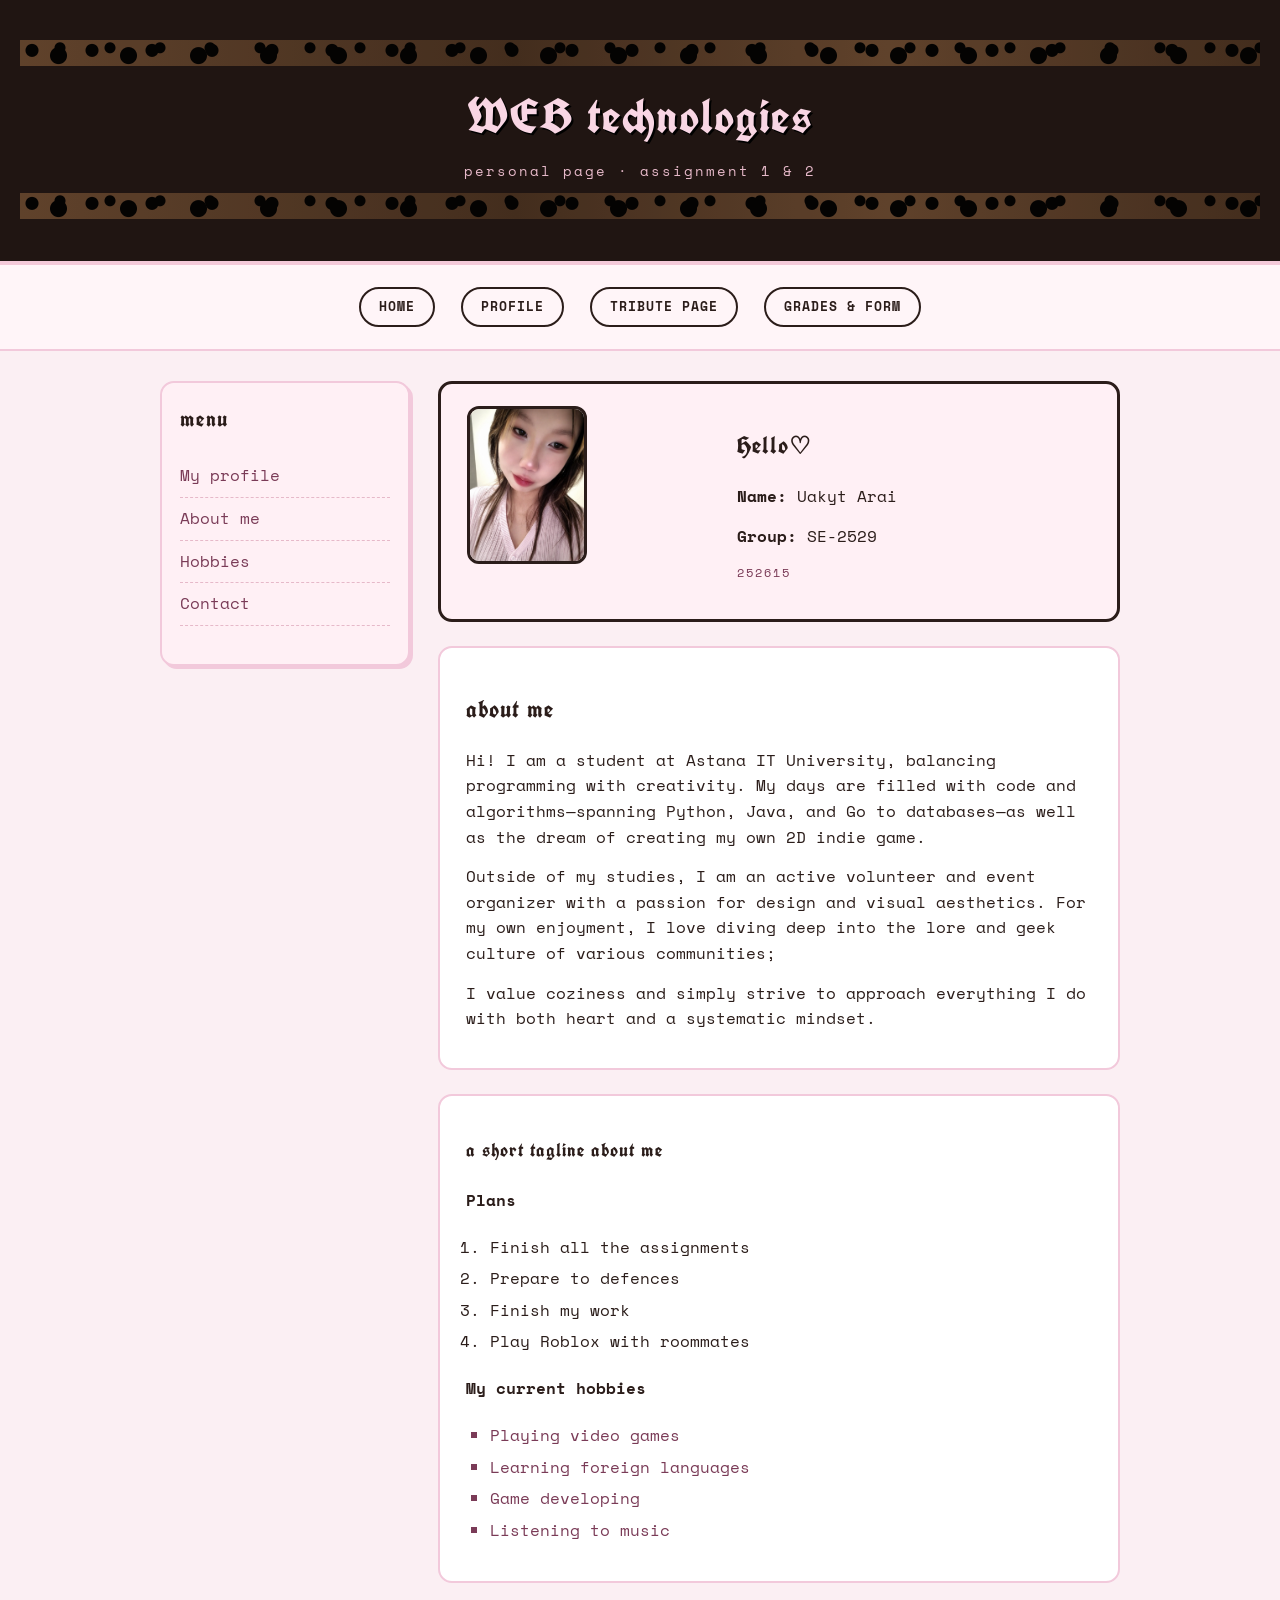
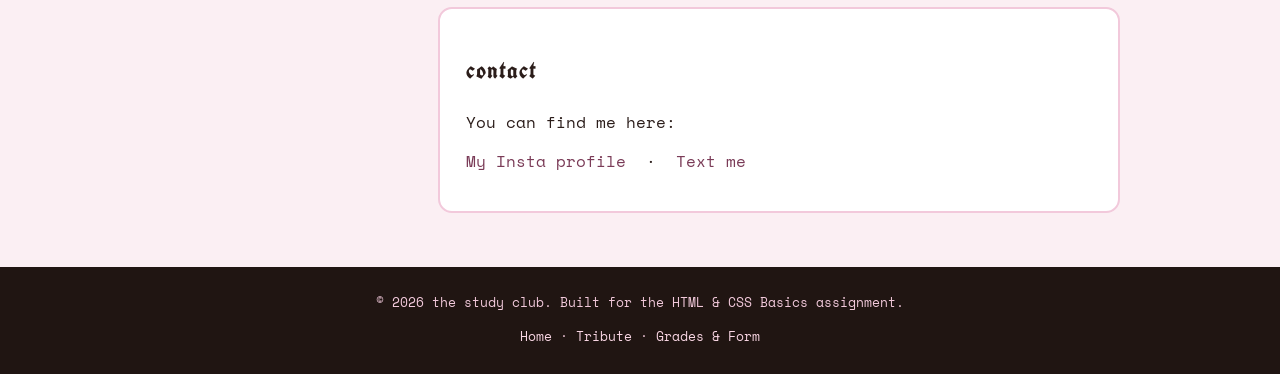
<file: index.html>
<!DOCTYPE html>
<html lang="en">
<head>
  <meta charset="UTF-8">
  <meta name="viewport" content="width=device-width, initial-scale=1.0">
  <title>Home</title>
  <link rel="preconnect" href="https://fonts.googleapis.com">
  <link href="https://fonts.googleapis.com/css2?family=UnifrakturCook:wght@700&family=Space+Mono:wght@400;700&display=swap" rel="stylesheet">
  <link rel="stylesheet" href="styles.css">
</head>
<body>
  <header id="site-header">
    <div class="fur-strip"></div>
    <h1 id="site-title">WEB technologies</h1>
    <p class="tagline">personal page · assignment 1 & 2</p>
    <div class="fur-strip"></div>
  </header>

  <nav id="main-nav">
    <a href="index.html" class="nav-pill">HOME</a>
    <a href="#profile" class="nav-pill">PROFILE</a>
    <a href="exercise3/index.html" class="nav-pill">TRIBUTE PAGE</a>
    <a href="task4/index.html" class="nav-pill">GRADES &amp; FORM</a>
  </nav>

  <div id="page-wrap">
    <div id="sidebar">
      <h2>menu</h2>
      <ul class="side-list">
        <li><a href="#profile">My profile</a></li>
        <li><a href="#about">About me</a></li>
        <li><a href="#hobbies">Hobbies</a></li>
        <li><a href="#contact">Contact</a></li>
      </ul>
    </div>

    <div id="main-content">
      <section class="profile-card" id="profile">
        <img src="images/5287742681918414783 (1).jpg" alt="Mee!!" class="profile-photo">
        <div class="profile-info">
          <h2> Hello♡ </h2>
          <p><strong>Name:</strong> Uakyt Arai </p>
          <p><strong>Group:</strong> SE-2529 </p>
          <p class="my-id">252615</p>
        </div>
      </section>

      <section id="about">
        <h2>about me</h2>
        <p>
          Hi! I am a student at Astana IT University, balancing programming with creativity. 
          My days are filled with code and algorithms—spanning Python, Java, and Go to databases—as well 
          as the dream of creating my own 2D indie game. 
        </p>
        <p>
          Outside of my studies, I am an active volunteer and event organizer with a passion for design 
          and visual aesthetics. For my own enjoyment, I love diving deep into the lore and geek culture 
          of various communities; 
        </p>
        <p>
          I value coziness and simply strive to approach everything I do with both heart and a 
          systematic mindset.
        </p>
      </section>

      <section id="hobbies">
        <h3>a short tagline about me</h3>

        <h4>Plans</h4>
        <ol class="numbered-list">
          <li>Finish all the assignments</li>
          <li>Prepare to defences</li>
          <li>Finish my work</li>
          <li>Play Roblox with roommates</li>
        </ol>

        <h4>My current hobbies</h4>
        <ul class="bullet-list">
          <li>Playing video games</li>
          <li>Learning foreign languages</li>
          <li>Game developing</li>
          <li>Listening to music</li>
        </ul>
      </section>

      <section id="contact">
        <h2>contact</h2>
        <p>You can find me here:</p>
        <p>
          <a href="https://www.instagram.com/_aramoonn/" target="_blank" rel="">My Insta profile</a>
          &nbsp;·&nbsp;
          <a href="https://web.telegram.org/@cuchj0">Text me</a>
        </p>
      </section>

    </div>

    <div style="clear: both;"></div>
  </div>

  <footer id="site-footer">
    <p>&copy; 2026 the study club. Built for the HTML &amp; CSS Basics assignment.</p>
    <nav class="footer-nav">
      <a href="index.html">Home</a> ·
      <a href="exercise1/index.html">Tribute</a> ·
      <a href="task4/index.html">Grades &amp; Form</a>
    </nav>
  </footer>

</body>
</html>
</file>
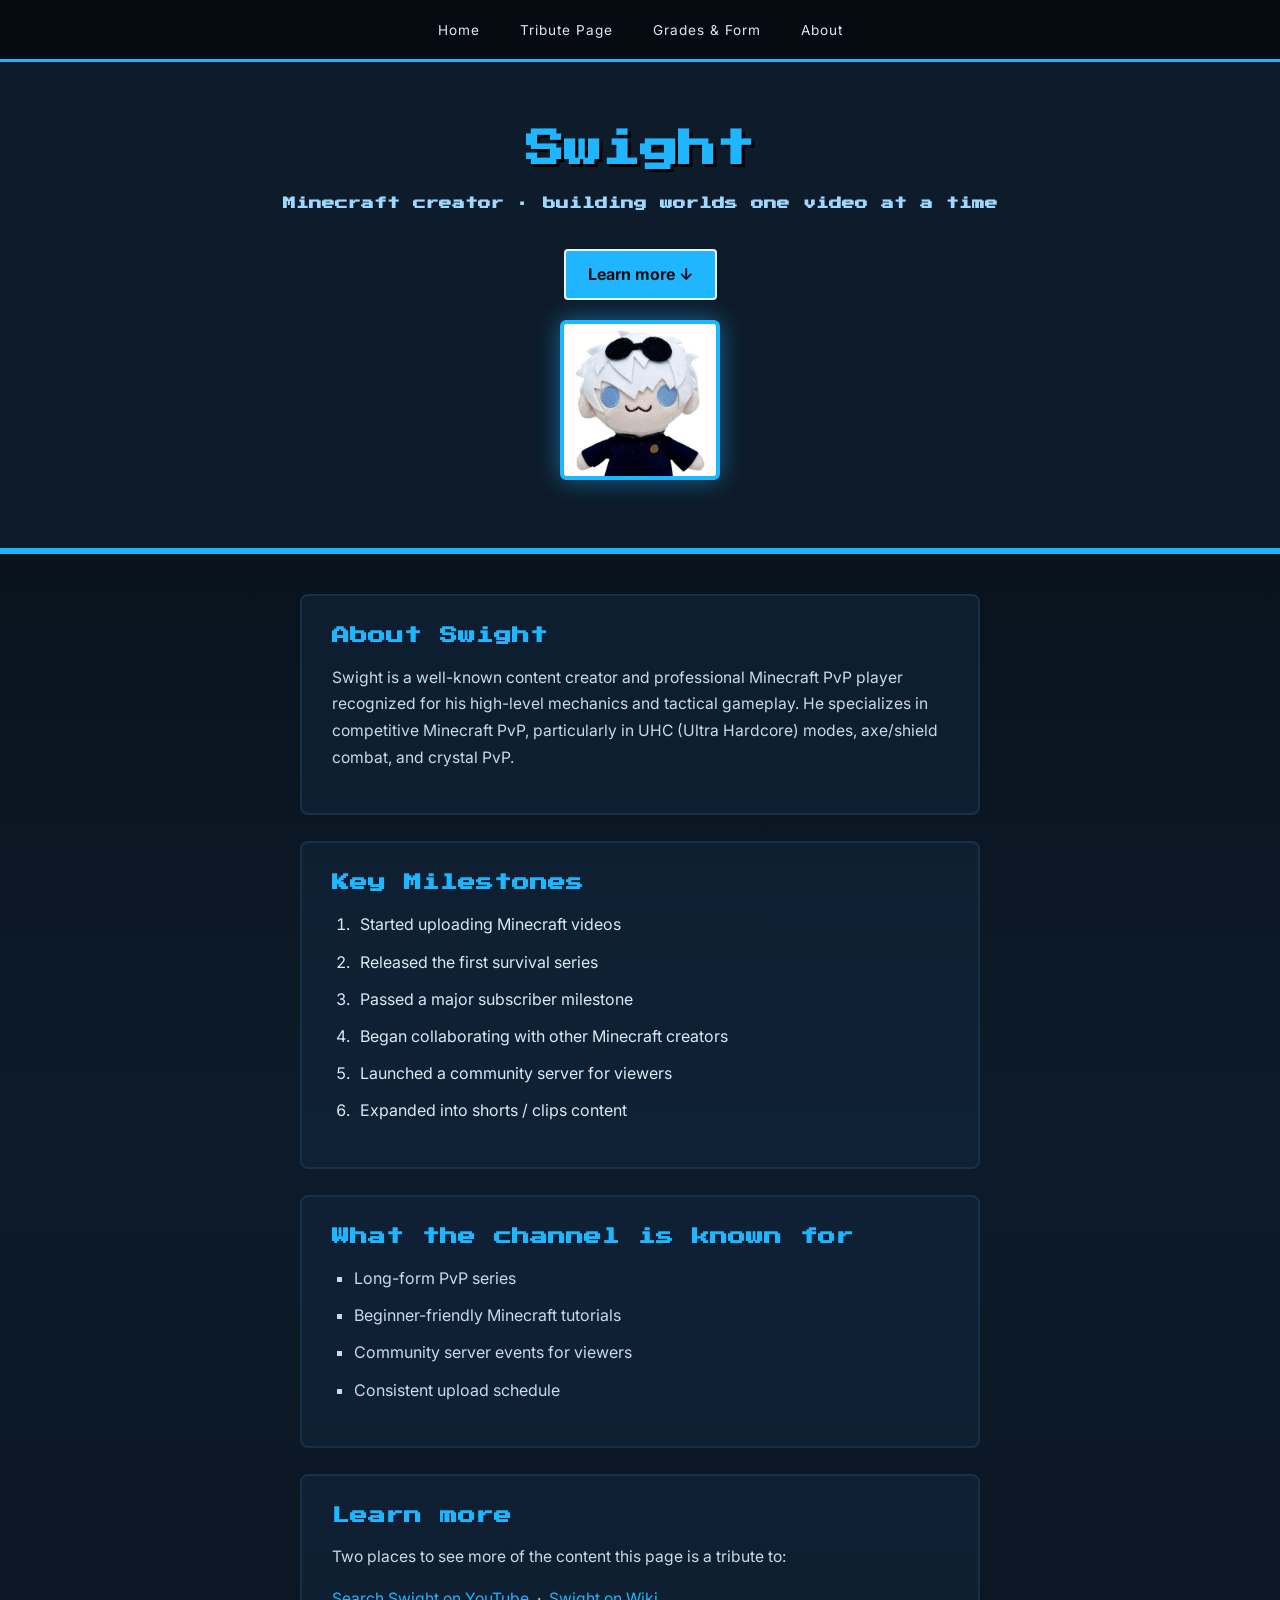
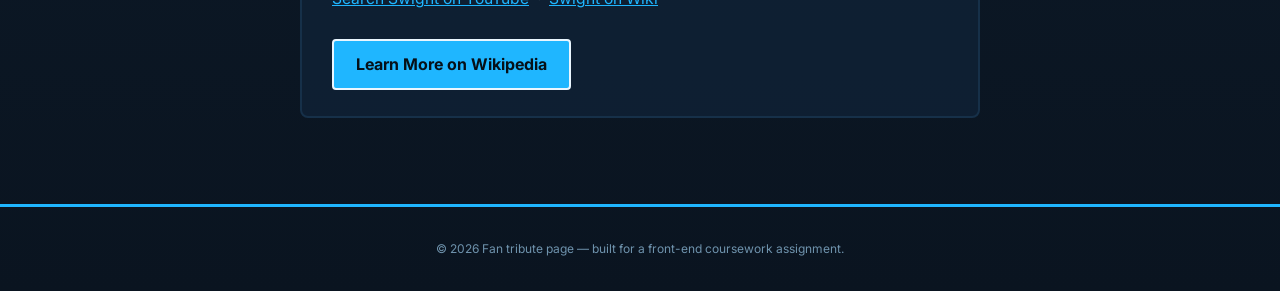
<file: exercise3/index.html>
<!DOCTYPE html>
<html lang="en">
<head>
  <meta charset="UTF-8">
  <meta name="viewport" content="width=device-width, initial-scale=1.0">
  <title>Tribute — Swight</title>
  <link rel="preconnect" href="https://fonts.googleapis.com">
  <link href="https://fonts.googleapis.com/css2?family=Press+Start+2P&family=Inter:wght@400;600&display=swap" rel="stylesheet">
  <link rel="stylesheet" href="styles.css">
</head>
<body>

  <nav id="main-nav">
    <a href="../index.html" class="nav-link">Home</a>
    <a href="index.html" class="nav-link">Tribute Page</a>
    <a href="../task4/index.html" class="nav-link">Grades &amp; Form</a>
    <a href="#about" class="nav-link">About</a>
  </nav>

  <header id="hero">
    <div class="hero-text">
      <h1>Swight</h1>
      <h3 class="tagline">Minecraft creator · building worlds one video at a time</h3>
      <a href="#learn-more" class="btn">Learn more ↓</a>
    </div>
    <img src="BmnLWaJS_400x400.jpg" alt="avatar" class="hero-avatar">
  </header>

  <div class="content">
    <section id="about">
      <h2>About Swight</h2>
      <p>
        Swight is a well-known content creator and professional 
        Minecraft PvP player recognized for his high-level mechanics and tactical gameplay.
        He specializes in competitive Minecraft PvP, particularly in UHC (Ultra Hardcore) modes, 
        axe/shield combat, and crystal PvP.
      </p>
    </section>

    <section id="timeline">
      <h2>Key Milestones</h2>
      <ol class="milestones">
        <li>Started uploading Minecraft videos</li>
        <li>Released the first survival series</li>
        <li>Passed a major subscriber milestone</li>
        <li>Began collaborating with other Minecraft creators</li>
        <li>Launched a community server for viewers</li>
        <li>Expanded into shorts / clips content</li>
      </ol>
    </section>

    <section id="contributions">
      <h2>What the channel is known for</h2>
      <ul class="contributions">
        <li>Long-form PvP series</li>
        <li>Beginner-friendly Minecraft tutorials</li>
        <li>Community server events for viewers</li>
        <li>Consistent upload schedule</li>
      </ul>
    </section>

    <section id="learn-more">
      <h2>Learn more</h2>
      <p>Two places to see more of the content this page is a tribute to:</p>
      <p>
        <a href="https://www.youtube.com/results?search_query=swight+minecraft" target="_blank" rel="noopener">Search Swight on YouTube</a>
        &nbsp;·&nbsp;
        <a href="https://unstable-universe-mc.fandom.com/wiki/Swight" target="_blank" rel="noopener">Swight on Wiki</a>
      </p>
      <a href="https://unstable-universe-mc.fandom.com/wiki/Swight" target="_blank" rel="noopener" class="btn">Learn More on Wikipedia</a>
    </section>
  </div>

  <footer id="site-footer">
    <p>&copy; 2026 Fan tribute page — built for a front-end coursework assignment.</p>
  </footer>

</body>
</html>
</file>
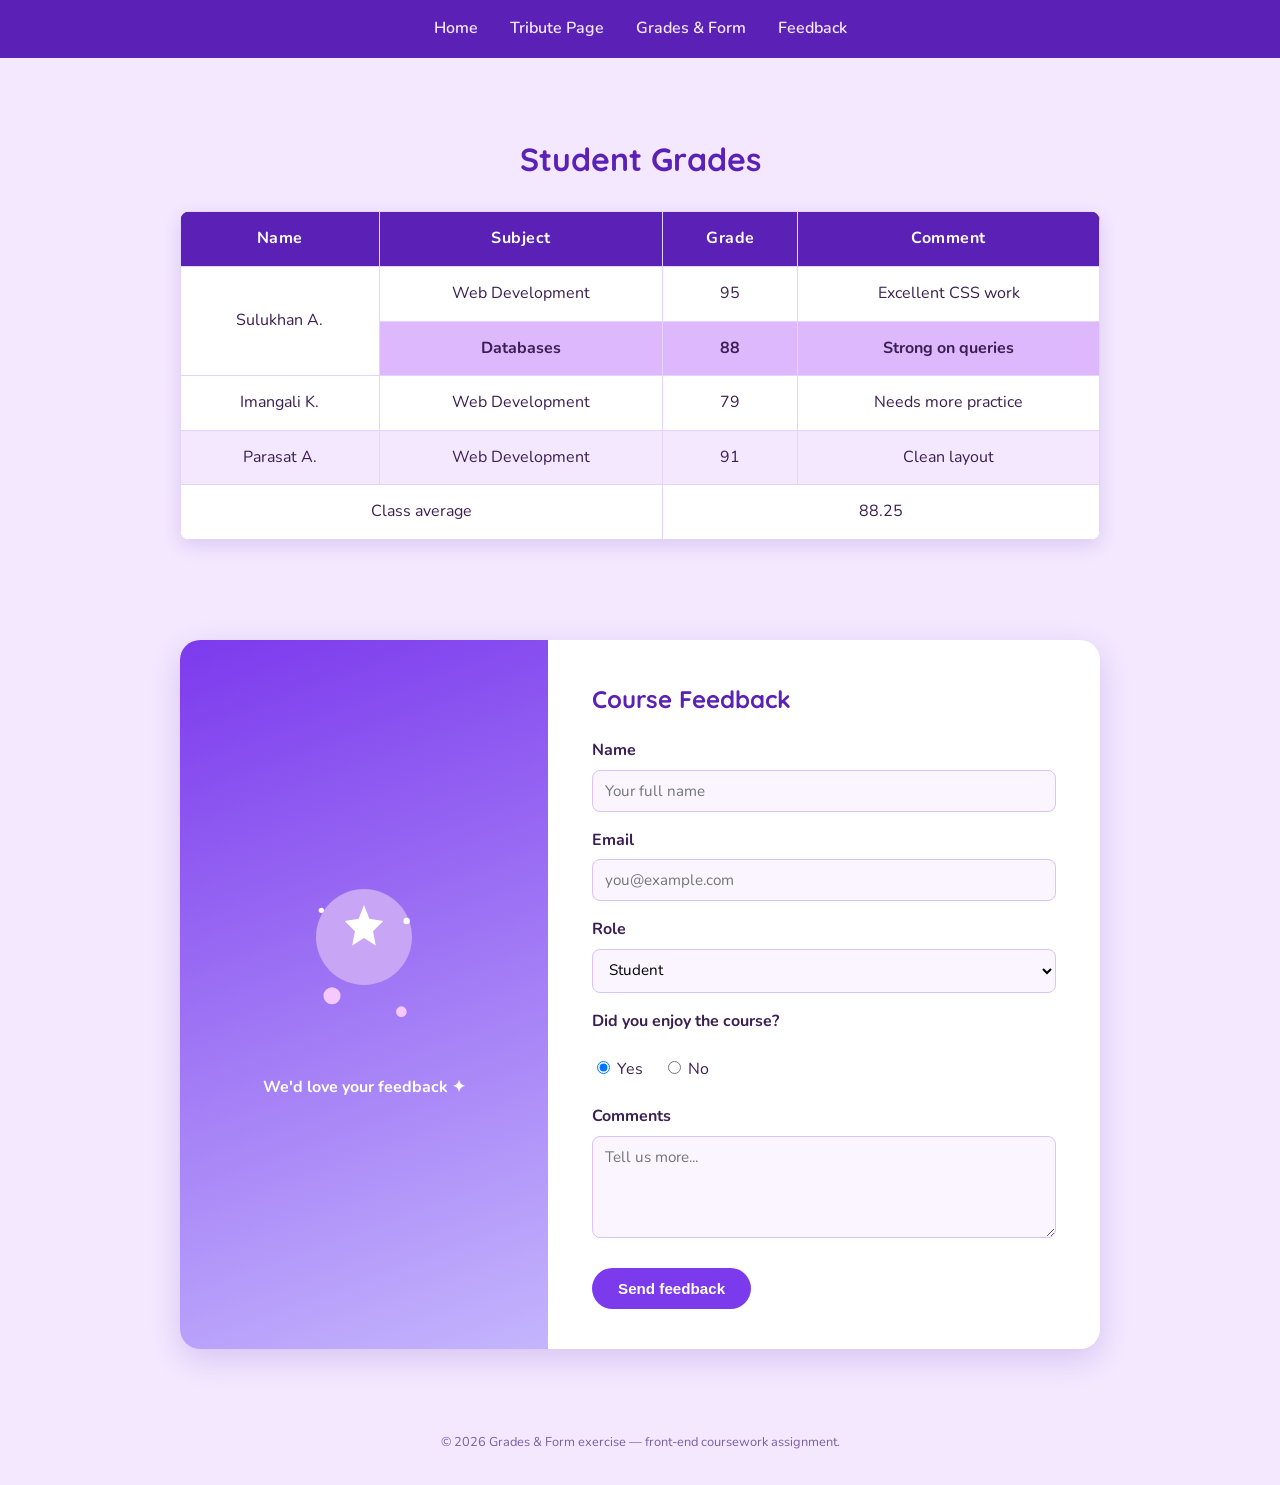
<file: task4/index.html>
<!DOCTYPE html>
<html lang="en">
<head>
  <meta charset="UTF-8">
  <meta name="viewport" content="width=device-width, initial-scale=1.0">
  <title>Grades &amp; Feedback Form</title>
  <link rel="preconnect" href="https://fonts.googleapis.com">
  <link href="https://fonts.googleapis.com/css2?family=Quicksand:wght@500;700&family=Nunito:wght@400;600&display=swap" rel="stylesheet">
  <link rel="stylesheet" href="styles.css">
</head>
<body>

  <nav id="main-nav">
    <a href="../index.html" class="nav-link">Home</a>
    <a href="../exercise3/index.html" class="nav-link">Tribute Page</a>
    <a href="index.html" class="nav-link">Grades &amp; Form</a>
    <a href="#feedback-form" class="nav-link">Feedback</a>
  </nav>

  <section class="page-section">
    <h1 id="grades-heading">Student Grades</h1>

    <table class="grades-table">
      <thead>
        <tr>
          <th>Name</th>
          <th>Subject</th>
          <th>Grade</th>
          <th>Comment</th>
        </tr>
      </thead>
      <tbody>
        <tr>
          <td rowspan="2">Sulukhan A.</td>
          <td>Web Development</td>
          <td>95</td>
          <td>Excellent CSS work</td>
        </tr>
        <tr class="highlight-row">
          <td>Databases</td>
          <td>88</td>
          <td>Strong on queries</td>
        </tr>
        <tr>
          <td>Imangali K.</td>
          <td>Web Development</td>
          <td>79</td>
          <td>Needs more practice</td>
        </tr>
        <tr>
          <td>Parasat A.</td>
          <td>Web Development</td>
          <td>91</td>
          <td>Clean layout</td>
        </tr>
        <tr>
          <td colspan="2">Class average</td>
          <td colspan="2">88.25</td>
        </tr>
      </tbody>
    </table>
  </section>

  <section class="page-section" id="feedback-form">
    <div class="form-wrapper">

      <div class="form-illustration">
        <svg viewBox="0 0 300 340" xmlns="http://www.w3.org/2000/svg">
          <circle cx="150" cy="120" r="90" fill="#c9a6f5"/>
          <circle cx="90" cy="230" r="16" fill="#f5c8ff"/>
          <circle cx="220" cy="260" r="10" fill="#f5c8ff"/>
          <circle cx="230" cy="90" r="6" fill="#ffffff"/>
          <circle cx="70" cy="70" r="5" fill="#ffffff"/>
          <path d="M150 60l10 26 26 4-19 19 5 27-22-14-22 14 5-27-19-19 26-4z" fill="#ffffff"/>
        </svg>
        <p class="illustration-caption">We'd love your feedback ✦</p>
      </div>

      <form class="feedback-card" id="course-feedback">
        <h2>Course Feedback</h2>

        <label for="name">Name</label>
        <input type="text" id="name" name="name" placeholder="Your full name" required>

        <label for="email">Email</label>
        <input type="email" id="email" name="email" placeholder="you@example.com" required>

        <label for="role">Role</label>
        <select id="role" name="role">
          <option value="student">Student</option>
          <option value="teacher">Teacher</option>
          <option value="other">Other</option>
        </select>

        <label>Did you enjoy the course?</label>
        <div class="radio-group">
          <label class="radio-option"><input type="radio" name="enjoyed" value="yes" checked> Yes</label>
          <label class="radio-option"><input type="radio" name="enjoyed" value="no"> No</label>
        </div>

        <label for="comments">Comments</label>
        <textarea id="comments" name="comments" rows="4" placeholder="Tell us more..."></textarea>

        <button type="submit" class="submit-btn">Send feedback</button>
      </form>

    </div>
  </section>

  <footer id="site-footer">
    <p>&copy; 2026 Grades &amp; Form exercise — front-end coursework assignment.</p>
  </footer>

</body>
</html>
</file>
<file: styles.css>
* {
  box-sizing: border-box;
}

body {
  margin: 0;
  padding: 0;
  background-color: #fbeff3;
  font-family: 'Space Mono', monospace; 
  font-size: 16px;
  color: #2b1d1a;
  line-height: 1.6;
}

h1, h2, h3 {
  font-family: 'UnifrakturCook', cursive;
  letter-spacing: 1px;
  color: #2b1d1a;
}

p {
  margin: 0 0 14px 0;
}

a {
  color: #7a3b57;
  text-decoration: none;
}

a:hover {   
  color: #c26289;
  text-decoration: underline;
}

img {
  max-width: 100%;
  border-radius: 12px;
}

#site-header {
  background-color: #201512;
  text-align: center;
  padding: 40px 20px 30px 20px;
  border-bottom: 4px solid #f4c9d9;
}

.fur-strip {
  height: 26px;
  background-image:
    radial-gradient(circle at 20% 40%, #000 0 6px, transparent 7px),
    radial-gradient(circle at 55% 60%, #000 0 8px, transparent 9px),
    radial-gradient(circle at 80% 30%, #000 0 5px, transparent 6px),
    linear-gradient(90deg, #6b4a30, #4a3220 40%, #6b4a30 70%, #4a3220);
  background-size: 60px 26px, 70px 26px, 50px 26px, cover;
  background-repeat: repeat-x;
  opacity: 0.85;
  margin-bottom: 12px;
}

#site-title {
  font-size: 3rem;
  color: #f9d6e4;
  margin: 6px 0;
  text-shadow: 2px 2px 0 #000;
}

.tagline {
  color: #e6b9c9;
  font-size: 0.85rem;
  letter-spacing: 2px;
  margin: 0 0 10px 0;
}

#main-nav {
  background-color: #fff5f8;
  text-align: center;
  padding: 18px 10px;
  border-bottom: 2px solid #f2c9db;
}

.nav-pill {
  display: inline-block;
  margin: 4px 8px;
  padding: 8px 18px;
  border: 2px solid #2b1d1a;
  border-radius: 999px;
  font-size: 0.8rem;
  font-weight: 700;
  letter-spacing: 1px;
  color: #2b1d1a;
}

.nav-pill:hover {
  background-color: #2b1d1a;
  color: #f9d6e4;
  text-decoration: none;
}

#page-wrap {
  max-width: 1000px;
  margin: 0 auto;
  padding: 30px 20px;
}

#sidebar {
  float: left;
  width: 26%;
  background-color: #fff0f5;
  border: 2px solid #f2c9db;
  border-radius: 14px;
  padding: 18px;
  margin-right: 3%;
  box-shadow: 3px 3px 0 #f2c9db;
}

#sidebar h2 {
  font-size: 1.4rem;
  margin-top: 0;
}

.side-list {
  list-style: none;
  padding-left: 0;
  margin: 0 0 20px 0;
}

.side-list li {
  border-bottom: 1px dashed #e6b9c9;
  padding: 8px 0;
}

#main-content {
  float: right;
  width: 71%;
}

#main-content section {
  background-color: #ffffff;
  border: 2px solid #f2c9db;
  border-radius: 14px;
  padding: 22px 26px;
  margin-bottom: 24px;
}

.profile-card {
  display: table;
  width: 100%;
  background-color: #fff0f5 !important;
  border: 3px solid #2b1d1a !important;
}

.profile-photo {
  display: table-cell;
  width: 120px;
  border: 3px solid #2b1d1a;
  vertical-align: top;
}

.profile-info {
  display: table-cell;
  padding-left: 22px;
  vertical-align: middle;
}

.my-id {
  font-size: 0.75rem;
  letter-spacing: 2px;
  color: #7a3b57;
}

.numbered-list, .bullet-list {
  padding-left: 24px;
}

.numbered-list li, .bullet-list li {
  margin-bottom: 6px;
}

.numbered-list {
  list-style-type: decimal;
}

.bullet-list {
  list-style-type: square;
  color: #7a3b57;
}

#site-footer {
  clear: both;
  background-color: #201512;
  color: #f2c9db;
  text-align: center;
  padding: 26px 10px;
  font-size: 0.8rem;
}

.footer-nav a {
  color: #f9d6e4;
}

.footer-nav a:hover {
  color: #ffffff;
}

@media (max-width: 700px) {
  #sidebar, #main-content {
    float: none;
    width: 100%;
    margin-right: 0;
    margin-bottom: 20px;
  }

  .profile-card, .profile-photo, .profile-info {
    display: block;
    width: 100%;
    padding-left: 0;
  }

  .profile-photo {
    margin-bottom: 14px;
  }
}
</file>
<file: exercise3/styles.css>
* {
  box-sizing: border-box;
}

body {
  margin: 0;
  background: linear-gradient(180deg, #060b12 0%, #0d1b2a 60%, #0a1420 100%);
  color: #dbe9f4;
  font-family: 'Inter', sans-serif;
  line-height: 1.7;
}

h1, h2, h3 {
  font-family: 'Press Start 2P', cursive;
  color: #1fb6ff;
  line-height: 1.5;
}

#main-nav {
  background-color: #050a10;
  padding: 16px 24px;
  border-bottom: 3px solid #1fb6ff;
  text-align: center;
}

.nav-link {
  color: #dbe9f4;
  text-decoration: none;
  margin: 0 14px;
  font-size: 0.85rem;
  letter-spacing: 1px;
  padding: 6px 4px;
  border-bottom: 2px solid transparent;
}

.nav-link:hover {
  color: #1fb6ff;
  border-bottom: 2px solid #1fb6ff;
}

#hero {
  background-color: #0d1b2a;
  color: #eaf6ff;
  padding: 60px 30px;
  text-align: center;
  border-bottom: 6px solid #1fb6ff;
}

#hero h1 {
  font-size: 2.4rem;
  margin: 0 0 14px 0;
  text-shadow: 3px 3px 0 #000;
}

.tagline {
  font-size: 0.8rem;
  color: #9fd8ff;
  margin: 0 0 26px 0;
}

.hero-avatar {
  margin-top: 20px;
  max-width: 160px;
  border-radius: 6px;
  border: 4px solid #1fb6ff;
  box-shadow: 0 0 24px rgba(31, 182, 255, 0.5);
}

.content {
  max-width: 720px;
  margin: 0 auto;
  padding: 40px 20px 60px 20px;
}

.content section {
  background-color: rgba(18, 38, 61, 0.6);
  border: 2px solid #163049;
  border-radius: 8px;
  padding: 26px 30px;
  margin-bottom: 26px;
}

.content h2 {
  font-size: 1.1rem;
  margin-top: 0;
  margin-bottom: 16px;
}

.content p {
  font-size: 0.98rem;
  color: #c7dbea;
}

.milestones {
  list-style-type: decimal;
  padding-left: 22px;
}

.milestones li {
  margin-bottom: 10px;
  padding-left: 6px;
}

.contributions {
  list-style-type: square;
  padding-left: 22px;
  color: #1fb6ff;
}

.contributions li {
  margin-bottom: 10px;
  color: #c7dbea;
}

a {
  color: #1fb6ff;
}

a:hover {
  color: #6fdcff;
}

.btn {
  display: inline-block;
  margin-top: 10px;
  padding: 10px 22px;
  background-color: #1fb6ff;
  color: #061018;
  font-weight: 700;
  text-decoration: none;
  border-radius: 4px;
  border: 2px solid #eaf6ff;
}

.btn:hover {
  background-color: #6fdcff;
  color: #061018;
}

#site-footer {
  text-align: center;
  padding: 20px;
  font-size: 0.75rem;
  color: #6f93ad;
  border-top: 3px solid #1fb6ff;
}

@media (max-width: 600px) {
  #hero h1 {
    font-size: 1.6rem;
  }
  .content section {
    padding: 20px;
  }
}
</file>
<file: task4/styles.css>
* {
  box-sizing: border-box;
}

body {
  margin: 0;
  background-color: #f3e8ff;
  font-family: 'Nunito', sans-serif;
  color: #3b1f52;
  line-height: 1.6;
}

h1, h2 {
  font-family: 'Quicksand', sans-serif;
}

#main-nav {
  background-color: #5b21b6;
  padding: 16px 24px;
  text-align: center;
}

.nav-link {
  color: #f3e8ff;
  text-decoration: none;
  margin: 0 14px;
  font-weight: 600;
  padding-bottom: 4px;
  border-bottom: 2px solid transparent;
}

.nav-link:hover {
  border-bottom: 2px solid #f3e8ff;
}

.page-section {
  max-width: 960px;
  margin: 0 auto;
  padding: 50px 20px;
}

#grades-heading {
  text-align: center;
  color: #5b21b6;
  font-size: 2rem;
  margin-bottom: 26px;
}

.grades-table {
  width: 100%;
  border-collapse: collapse;
  background-color: #ffffff;
  box-shadow: 0 6px 18px rgba(91, 33, 182, 0.15);
  border-radius: 10px;
  overflow: hidden;
}

.grades-table th, .grades-table td {
  border: 1px solid #e4d4fb;
  padding: 14px 16px;
  text-align: center;
}

.grades-table thead th {
  background-color: #5b21b6;
  color: #ffffff;
  font-weight: 700;
  letter-spacing: 0.5px;
}

.grades-table tbody tr:nth-child(even) {
  background-color: #f3e8ff;
}

.grades-table tbody tr:nth-child(odd) {
  background-color: #ffffff;
}

.grades-table .highlight-row {
  background-color: #ddb8fc !important;
  font-weight: 700;
}

.form-wrapper {
  display: table;
  width: 100%;
  background-color: #ffffff;
  border-radius: 20px;
  overflow: hidden;
  box-shadow: 0 10px 30px rgba(91, 33, 182, 0.18);
}

.form-illustration {
  display: table-cell;
  width: 40%;
  background: linear-gradient(160deg, #7c3aed 0%, #c4b5fd 100%);
  text-align: center;
  vertical-align: middle;
  padding: 40px 20px;
}

.form-illustration svg {
  max-width: 160px;
}

.illustration-caption {
  color: #ffffff;
  font-weight: 700;
  margin-top: 12px;
}

.feedback-card {
  display: table-cell;
  width: 60%;
  padding: 40px 44px;
  vertical-align: top;
}

.feedback-card h2 {
  margin-top: 0;
  color: #5b21b6;
}

.feedback-card label {
  display: block;
  font-weight: 700;
  margin: 16px 0 6px 0;
  color: #3b1f52;
}

.feedback-card input[type="text"],
.feedback-card input[type="email"],
.feedback-card select,
.feedback-card textarea {
  width: 100%;
  padding: 10px 12px;
  border: 1px solid #d8c4fb;
  border-radius: 8px;
  font-family: 'Nunito', sans-serif;
  font-size: 0.95rem;
  background-color: #faf5ff;
}

.feedback-card input:focus,
.feedback-card select:focus,
.feedback-card textarea:focus {
  outline: 2px solid #7c3aed;
}

.radio-group {
  display: flex;
  gap: 20px;
  margin-top: 6px;
}

.radio-option {
  font-weight: 400 !important;
  display: flex;
  align-items: center;
  gap: 6px;
}

.submit-btn {
  margin-top: 22px;
  padding: 12px 26px;
  background-color: #7c3aed;
  color: #ffffff;
  border: none;
  border-radius: 999px;
  font-weight: 700;
  font-size: 0.95rem;
  cursor: pointer;
  transition: 300ms;
}

.submit-btn:hover {
  background-color: #5b21b6;
}

#site-footer {
  text-align: center;
  padding: 20px;
  font-size: 0.8rem;
  color: #7c5ea3;
}

@media (max-width: 700px) {
  .form-illustration, .feedback-card {
    display: block;
    width: 100%;
  }
  .grades-table th, .grades-table td {
    padding: 8px;
    font-size: 0.85rem;
  }
}
</file>
